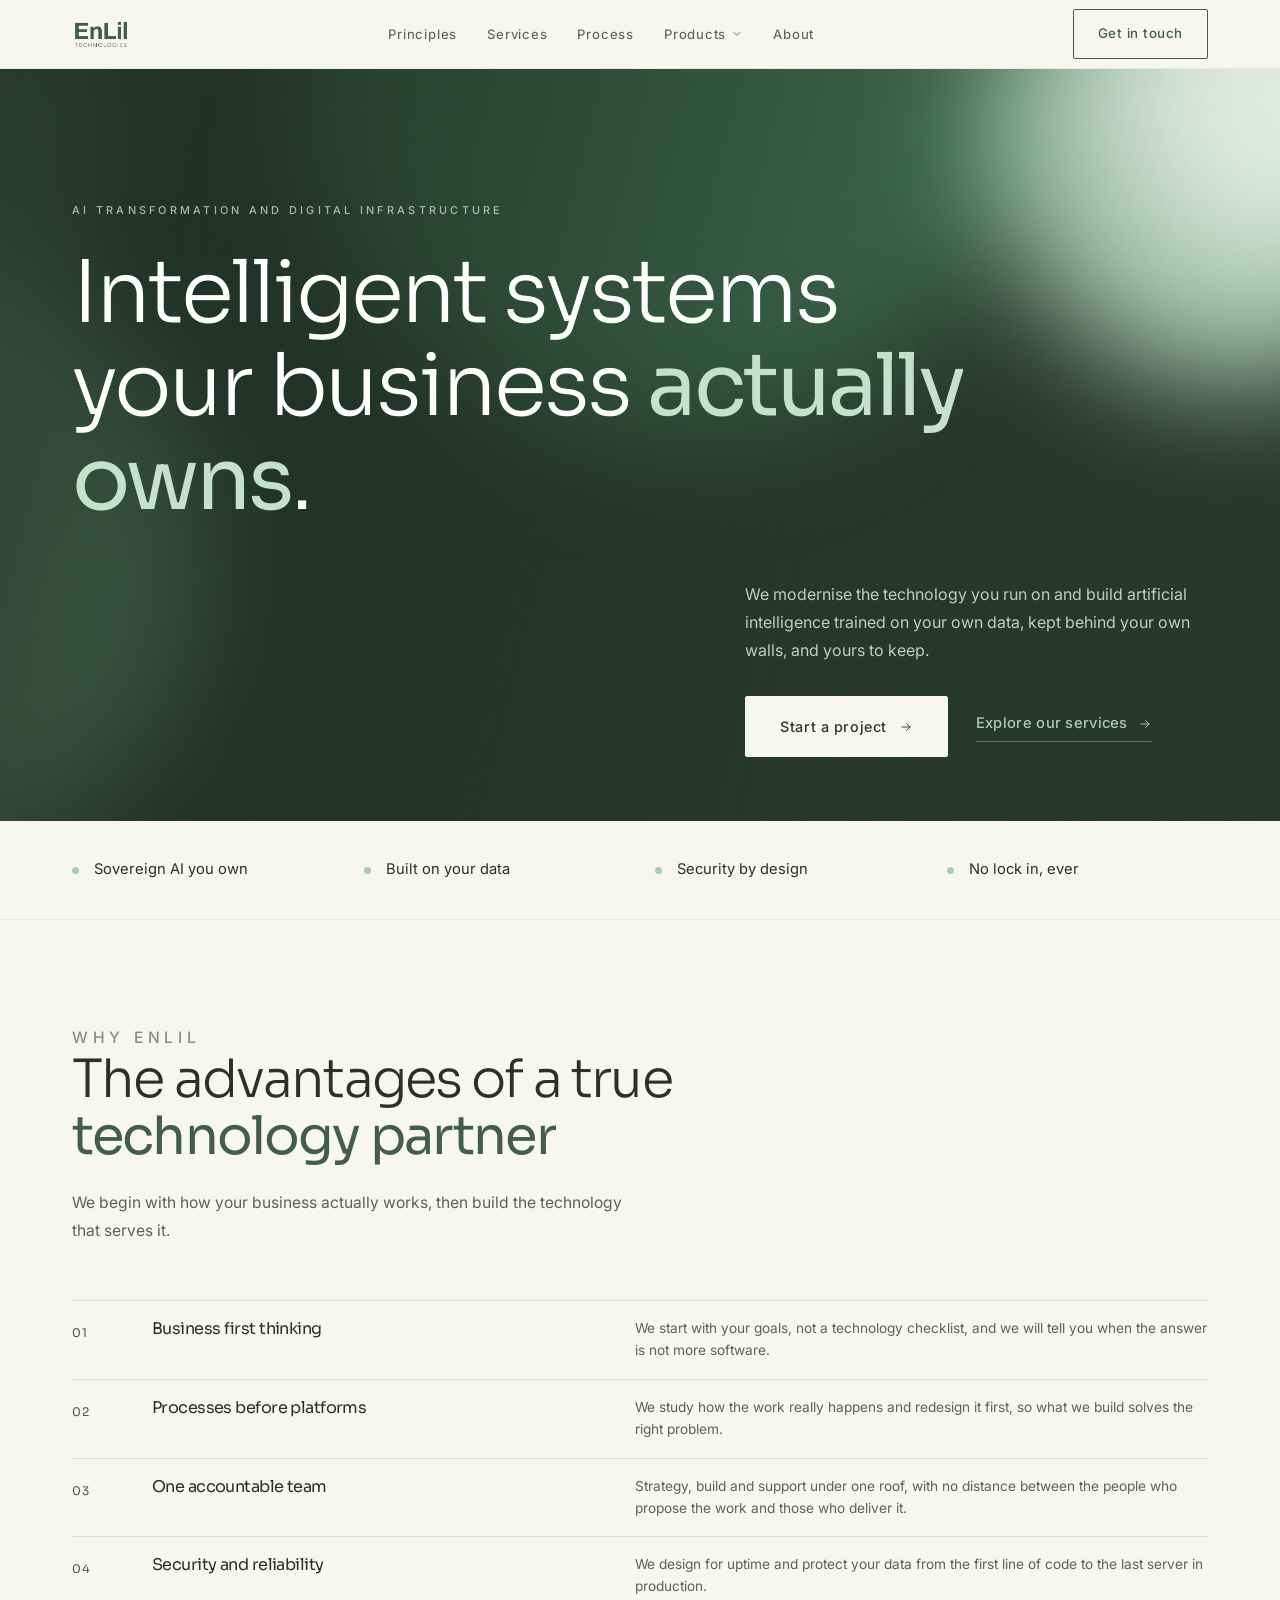
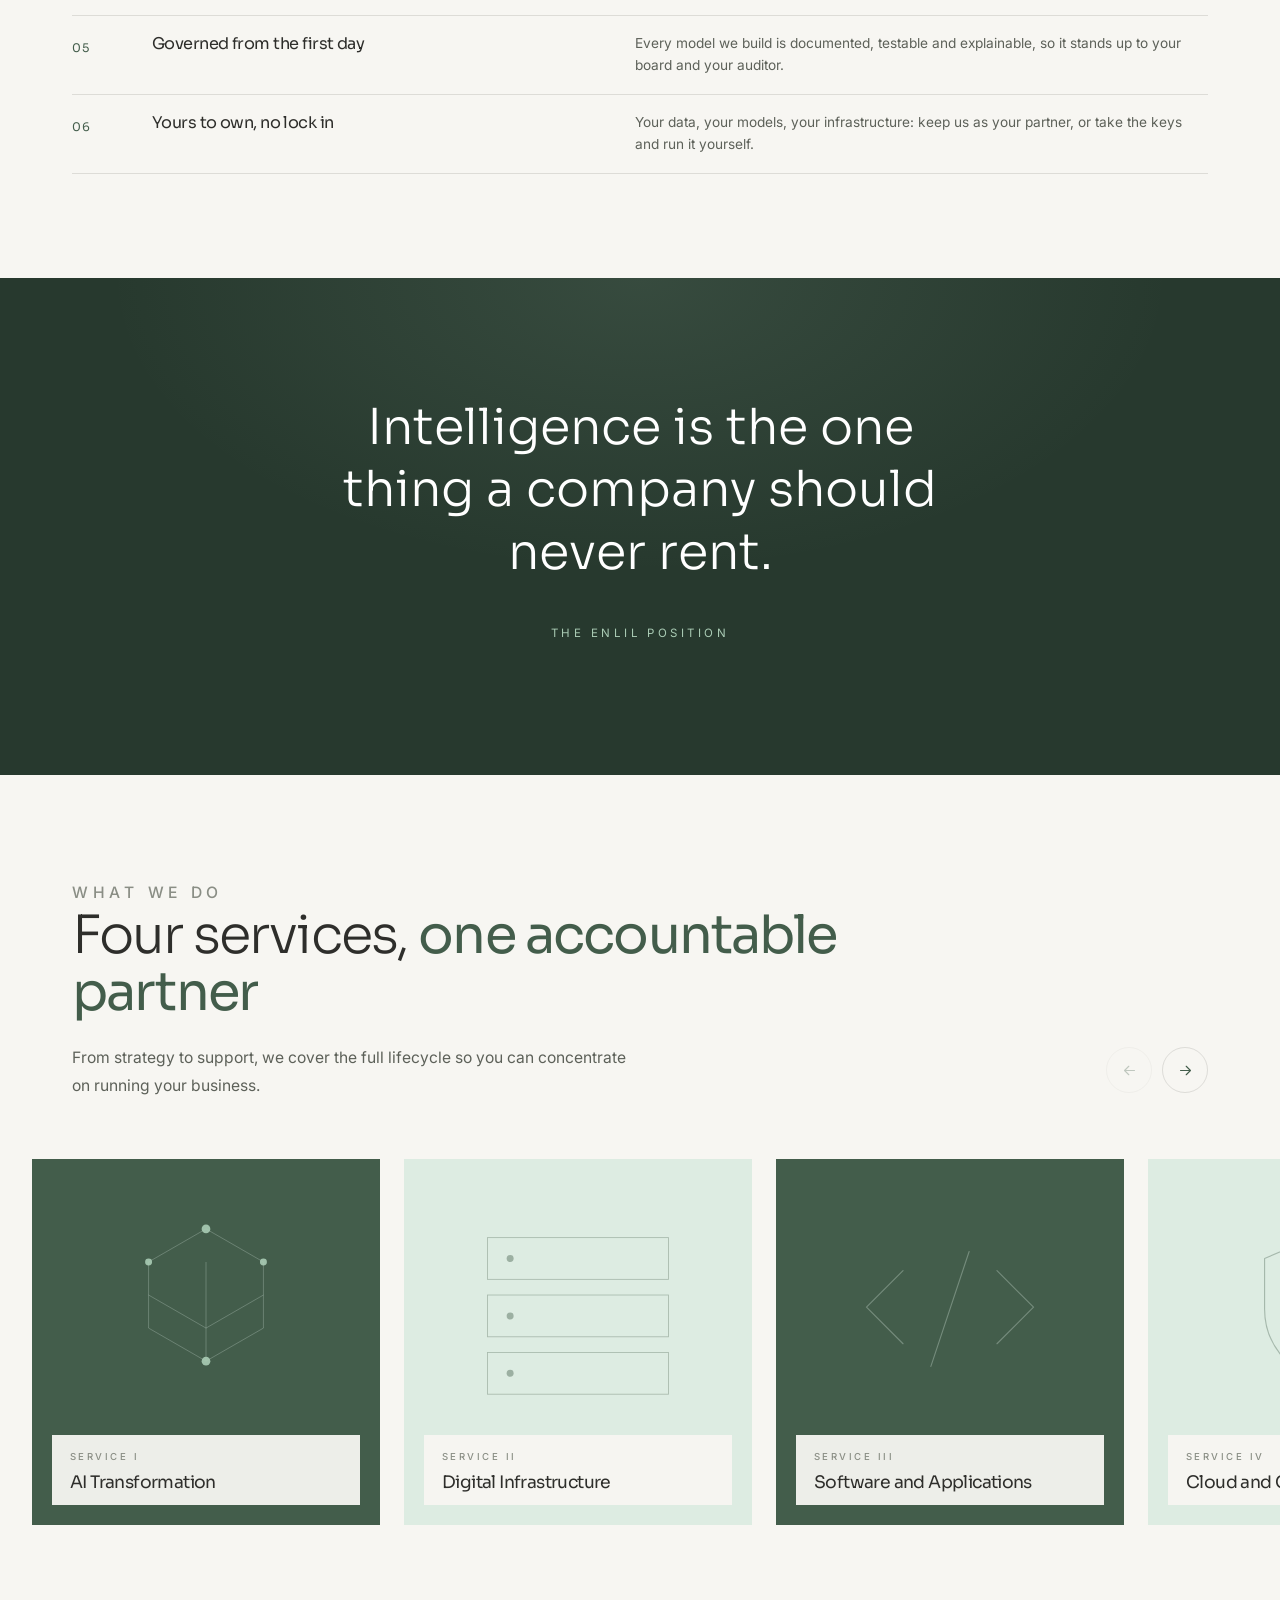
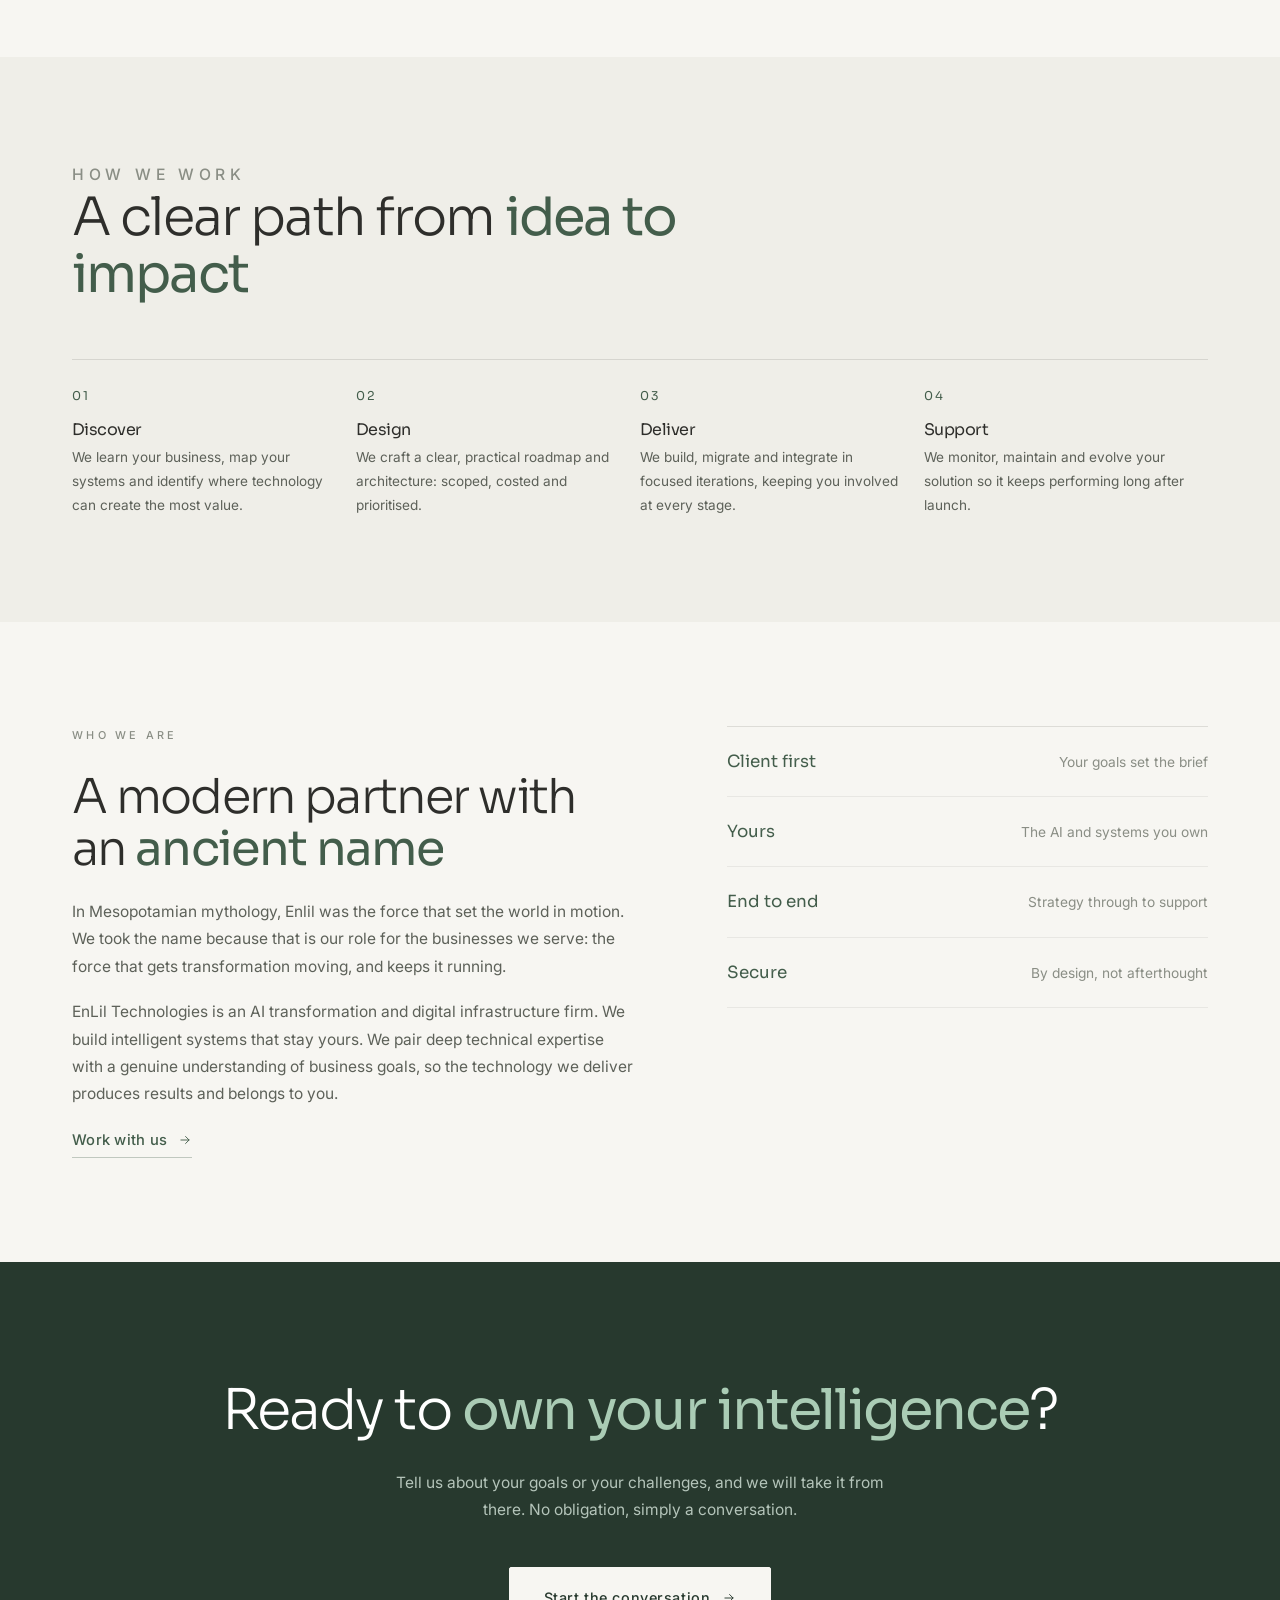
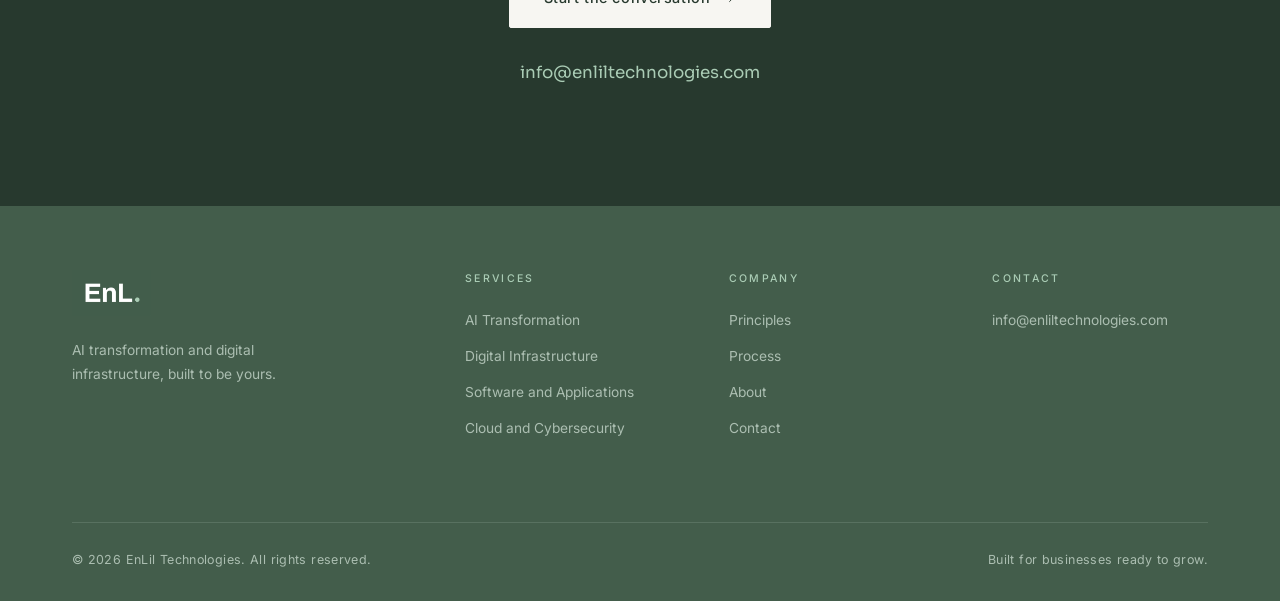
<file: index.html>
<!DOCTYPE html>
<html lang="en">
<head>
  <meta charset="UTF-8" />
  <meta name="viewport" content="width=device-width, initial-scale=1.0" />
  <title>EnLil Technologies Â· AI Transformation and Digital Infrastructure</title>
  <meta name="description" content="EnLil Technologies builds artificial intelligence that belongs to the business using it, trained on your own data and kept behind your own walls, together with the infrastructure and security beneath it." />
  <link rel="preconnect" href="https://fonts.googleapis.com" />
  <link rel="preconnect" href="https://fonts.gstatic.com" crossorigin />
  <link href="https://fonts.googleapis.com/css2?family=Sora:wght@200;300;400;500;600&family=Inter:wght@400;450;500&display=swap" rel="stylesheet" />
  <link rel="stylesheet" href="styles-v2.css?v=20261121c" />
  <link rel="icon" type="image/png" href="assets/favicon.png" />
</head>
<body>
<div class="progress" id="progress"></div>

<!-- ================= HEADER ================= -->
<header class="site-header" id="top">
  <div class="container nav-inner">
    <a href="#top" aria-label="EnLil Technologies home">
      <img class="brand-logo" src="assets/enlil-logo-primary.png" alt="EnLil Technologies" />
    </a>
    <nav class="main-nav" id="main-nav" aria-label="Primary">
      <a href="#principles">Principles</a>
      <a href="#services">Services</a>
      <a href="#process">Process</a>
      <div class="nav-drop" id="nav-drop">
        <button class="nav-drop-btn" type="button" aria-expanded="false" aria-controls="products-menu">
          Products
          <svg class="chev" viewBox="0 0 24 24" fill="none" stroke="currentColor" stroke-width="1.8" stroke-linecap="round" stroke-linejoin="round" aria-hidden="true"><path d="M6 9l6 6 6-6"/></svg>
        </button>
        <div class="drop-panel" id="products-menu">
          <div class="container">
            <div class="drop-head">
              <p class="eyebrow">Products and sectors</p>
              <span class="drop-note">Sovereign AI, shaped for the way each industry works</span>
            </div>
            <div class="drop-grid">
            <a href="#contact"><span class="dn">01</span><span class="dt">Banking and Finance<svg class="go" viewBox="0 0 24 24" fill="none" stroke="currentColor" stroke-width="1.6" stroke-linecap="round" stroke-linejoin="round" aria-hidden="true"><path d="M5 12h14M13 6l6 6-6 6"/></svg></span><span class="dd">Private AI for banks and fintechs</span></a>
            <a href="https://nubpro.com" target="_blank" rel="noopener"><span class="dn">02</span><span class="dt">NubPro<svg class="go ext" viewBox="0 0 24 24" fill="none" stroke="currentColor" stroke-width="1.6" stroke-linecap="round" stroke-linejoin="round" aria-hidden="true"><path d="M7 17L17 7M9 7h8v8"/></svg></span><span class="dd">Students: our study app</span></a>
            <a href="#contact"><span class="dn">03</span><span class="dt">Construction and Engineering<svg class="go" viewBox="0 0 24 24" fill="none" stroke="currentColor" stroke-width="1.6" stroke-linecap="round" stroke-linejoin="round" aria-hidden="true"><path d="M5 12h14M13 6l6 6-6 6"/></svg></span><span class="dd">Project documents, knowledge and site reporting</span></a>
            <a href="#contact"><span class="dn">04</span><span class="dt">Retail<svg class="go" viewBox="0 0 24 24" fill="none" stroke="currentColor" stroke-width="1.6" stroke-linecap="round" stroke-linejoin="round" aria-hidden="true"><path d="M5 12h14M13 6l6 6-6 6"/></svg></span><span class="dd">Sales, inventory and customer insight</span></a>
            <a href="#contact"><span class="dn">05</span><span class="dt">Legal<svg class="go" viewBox="0 0 24 24" fill="none" stroke="currentColor" stroke-width="1.6" stroke-linecap="round" stroke-linejoin="round" aria-hidden="true"><path d="M5 12h14M13 6l6 6-6 6"/></svg></span><span class="dd">Grounded legal research and contract review</span></a>
            <a href="#contact"><span class="dn">06</span><span class="dt">Healthcare<svg class="go" viewBox="0 0 24 24" fill="none" stroke="currentColor" stroke-width="1.6" stroke-linecap="round" stroke-linejoin="round" aria-hidden="true"><path d="M5 12h14M13 6l6 6-6 6"/></svg></span><span class="dd">Secure AI for hospitals, clinics and insurers</span></a>
            <a href="#contact"><span class="dn">07</span><span class="dt">Research and Development<svg class="go" viewBox="0 0 24 24" fill="none" stroke="currentColor" stroke-width="1.6" stroke-linecap="round" stroke-linejoin="round" aria-hidden="true"><path d="M5 12h14M13 6l6 6-6 6"/></svg></span><span class="dd">Private AI for labs, universities and research teams</span></a>
            </div>
          </div>
        </div>
      </div>
      <a href="#about">About</a>
    </nav>
    <div class="nav-actions">
      <a href="#contact" class="btn btn-outline">Get in touch</a>
      <button class="nav-toggle" id="nav-toggle" aria-label="Toggle menu" aria-expanded="false">
        <span></span><span></span><span></span>
      </button>
    </div>
  </div>
</header>

<!-- ================= HERO ================= -->
<section class="hero">
  <div class="hero-canvas" aria-hidden="true"><i class="b1"></i><i class="b2"></i><i class="b3"></i><i class="b4"></i><i class="b5"></i></div>
  <div class="container">
    <p class="eyebrow reveal">AI Transformation and Digital Infrastructure</p>
    <h1 class="split">Intelligent systems your business <em>actually owns</em>.</h1>

    <div class="hero-grid reveal">
      <div></div>
      <div>
        <p class="hero-lead">
          We modernise the technology you run on and build artificial intelligence trained on your own
          data, kept behind your own walls, and yours to keep.
        </p>
        <div class="hero-actions">
          <a href="#contact" class="btn">
            Start a project
            <svg viewBox="0 0 24 24" fill="none" stroke="currentColor" stroke-width="1.6" stroke-linecap="round" stroke-linejoin="round"><path d="M5 12h14M13 6l6 6-6 6"/></svg>
          </a>
          <a href="#services" class="link">
            Explore our services
            <svg viewBox="0 0 24 24" fill="none" stroke="currentColor" stroke-width="1.6" stroke-linecap="round" stroke-linejoin="round"><path d="M5 12h14M13 6l6 6-6 6"/></svg>
          </a>
        </div>
      </div>
    </div>

  </div>
</section>

<section class="marks">
  <div class="container">
    <div class="marks-row reveal">
      <span>Sovereign AI you own</span>
      <span>Built on your data</span>
      <span>Security by design</span>
      <span>No lock in, ever</span>
    </div>
  </div>
</section>

<!-- ================= PRINCIPLES ================= -->
<section class="section" id="principles">
  <div class="container">
    <div class="section-head reveal">
      <p class="eyebrow">Why EnLil</p>
      <h2 class="split">The advantages of a true <em>technology partner</em></h2>
      <p>We begin with how your business actually works, then build the technology that serves it.</p>
    </div>

    <div class="ed-item reveal">
      <span class="ed-num">01</span>
      <h3>Business first thinking</h3>
      <p>We start with your goals, not a technology checklist, and we will tell you when the answer is not more software.</p>
    </div>
    <div class="ed-item reveal">
      <span class="ed-num">02</span>
      <h3>Processes before platforms</h3>
      <p>We study how the work really happens and redesign it first, so what we build solves the right problem.</p>
    </div>
    <div class="ed-item reveal">
      <span class="ed-num">03</span>
      <h3>One accountable team</h3>
      <p>Strategy, build and support under one roof, with no distance between the people who propose the work and those who deliver it.</p>
    </div>
    <div class="ed-item reveal">
      <span class="ed-num">04</span>
      <h3>Security and reliability</h3>
      <p>We design for uptime and protect your data from the first line of code to the last server in production.</p>
    </div>
    <div class="ed-item reveal">
      <span class="ed-num">05</span>
      <h3>Governed from the first day</h3>
      <p>Every model we build is documented, testable and explainable, so it stands up to your board and your auditor.</p>
    </div>
    <div class="ed-item reveal">
      <span class="ed-num">06</span>
      <h3>Yours to own, no lock in</h3>
      <p>Your data, your models, your infrastructure: keep us as your partner, or take the keys and run it yourself.</p>
    </div>
  </div>
</section>

<!-- ================= BAND ================= -->
<section class="band">
  <div class="container">
    <blockquote class="reveal split">Intelligence is the one thing a company should never rent.</blockquote>
    <p class="attrib reveal">The EnLil position</p>
  </div>
</section>

<!-- ================= SERVICES ================= -->
<section class="section" id="services">
  <div class="container">
    <div class="section-head svc-head reveal">
      <div>
        <p class="eyebrow">What we do</p>
        <h2 class="split">Four services, <em>one accountable partner</em></h2>
        <p>From strategy to support, we cover the full lifecycle so you can concentrate on running your business.</p>
      </div>
      <div class="rail-nav">
        <button class="rail-btn" id="railPrev" aria-label="Previous service">
          <svg viewBox="0 0 24 24" fill="none" stroke="currentColor" stroke-width="1.6" stroke-linecap="round" stroke-linejoin="round"><path d="M19 12H5M11 6l-6 6 6 6"/></svg>
        </button>
        <button class="rail-btn" id="railNext" aria-label="Next service">
          <svg viewBox="0 0 24 24" fill="none" stroke="currentColor" stroke-width="1.6" stroke-linecap="round" stroke-linejoin="round"><path d="M5 12h14M13 6l6 6-6 6"/></svg>
        </button>
      </div>
    </div>
  </div>

  <div class="svc-rail-wrap">
    <div class="svc-rail" id="svcRail">
      <article class="svc">
        <div class="svc-art"><svg viewBox="0 0 400 560" preserveAspectRatio="xMidYMid slice" aria-hidden="true">
            <g fill="none" stroke="rgba(221,236,226,0.3)" stroke-width="1">
              <path d="M200 150l66 38v76l-66 38-66-38v-76z"/><path d="M200 188v114M134 226l66 38 66-38"/>
            </g>
            <g fill="rgba(170,204,181,0.9)"><circle cx="200" cy="150" r="5"/><circle cx="266" cy="188" r="4"/>
            <circle cx="134" cy="188" r="4"/><circle cx="200" cy="302" r="5"/></g>
          </svg></div>
        <div class="svc-panel">
          <span class="svc-label">Service I</span>
          <h3>AI Transformation</h3>
          <div class="svc-more">
            <div>
              <p>A model trained on your own data, running under your control, that you own rather than rent.</p>
              <ul class="ticks">
            <li><svg viewBox="0 0 24 24" fill="none" stroke="currentColor" stroke-width="2.2" stroke-linecap="round" stroke-linejoin="round"><path d="M20 6L9 17l-5-5"/></svg> Sovereign AI trained on your own data</li>
            <li><svg viewBox="0 0 24 24" fill="none" stroke="currentColor" stroke-width="2.2" stroke-linecap="round" stroke-linejoin="round"><path d="M20 6L9 17l-5-5"/></svg> Intelligent automation and decision support</li>
            <li><svg viewBox="0 0 24 24" fill="none" stroke="currentColor" stroke-width="2.2" stroke-linecap="round" stroke-linejoin="round"><path d="M20 6L9 17l-5-5"/></svg> AI strategy and readiness assessment</li>
            <li><svg viewBox="0 0 24 24" fill="none" stroke="currentColor" stroke-width="2.2" stroke-linecap="round" stroke-linejoin="round"><path d="M20 6L9 17l-5-5"/></svg> Models and agents you own and control</li>
              </ul>
            </div>
          </div>
        </div>
      </article>

      <article class="svc">
        <div class="svc-art pale"><svg viewBox="0 0 400 560" preserveAspectRatio="xMidYMid slice" aria-hidden="true">
            <g fill="none" stroke="rgba(67,93,75,0.34)" stroke-width="1">
              <rect x="96" y="160" width="208" height="48"/><rect x="96" y="226" width="208" height="48"/>
              <rect x="96" y="292" width="208" height="48"/>
            </g>
            <g fill="rgba(67,93,75,0.42)"><circle cx="122" cy="184" r="4"/><circle cx="122" cy="250" r="4"/>
            <circle cx="122" cy="316" r="4"/></g>
          </svg></div>
        <div class="svc-panel">
          <span class="svc-label">Service II</span>
          <h3>Digital Infrastructure</h3>
          <div class="svc-more">
            <div>
              <p>The secure backbone your business runs on, built to connect, scale and stay yours.</p>
              <ul class="ticks">
            <li><svg viewBox="0 0 24 24" fill="none" stroke="currentColor" stroke-width="2.2" stroke-linecap="round" stroke-linejoin="round"><path d="M20 6L9 17l-5-5"/></svg> Cloud and network architecture</li>
            <li><svg viewBox="0 0 24 24" fill="none" stroke="currentColor" stroke-width="2.2" stroke-linecap="round" stroke-linejoin="round"><path d="M20 6L9 17l-5-5"/></svg> Data platforms and integration</li>
            <li><svg viewBox="0 0 24 24" fill="none" stroke="currentColor" stroke-width="2.2" stroke-linecap="round" stroke-linejoin="round"><path d="M20 6L9 17l-5-5"/></svg> Systems and workflow automation</li>
            <li><svg viewBox="0 0 24 24" fill="none" stroke="currentColor" stroke-width="2.2" stroke-linecap="round" stroke-linejoin="round"><path d="M20 6L9 17l-5-5"/></svg> Reliable, scalable foundations you own</li>
              </ul>
            </div>
          </div>
        </div>
      </article>

      <article class="svc">
        <div class="svc-art"><svg viewBox="0 0 400 560" preserveAspectRatio="xMidYMid slice" aria-hidden="true">
            <g fill="none" stroke="rgba(221,236,226,0.32)" stroke-width="1.3" stroke-linecap="round" stroke-linejoin="round">
              <path d="M146 198l-42 42 42 42M254 198l42 42-42 42M222 176l-44 132"/>
            </g>
          </svg></div>
        <div class="svc-panel">
          <span class="svc-label">Service III</span>
          <h3>Software and Applications</h3>
          <div class="svc-more">
            <div>
              <p>Web and mobile applications built for your exact workflow and the tools you already use.</p>
              <ul class="ticks">
            <li><svg viewBox="0 0 24 24" fill="none" stroke="currentColor" stroke-width="2.2" stroke-linecap="round" stroke-linejoin="round"><path d="M20 6L9 17l-5-5"/></svg> Web and mobile application development</li>
            <li><svg viewBox="0 0 24 24" fill="none" stroke="currentColor" stroke-width="2.2" stroke-linecap="round" stroke-linejoin="round"><path d="M20 6L9 17l-5-5"/></svg> API design and system integration</li>
            <li><svg viewBox="0 0 24 24" fill="none" stroke="currentColor" stroke-width="2.2" stroke-linecap="round" stroke-linejoin="round"><path d="M20 6L9 17l-5-5"/></svg> User experience design and prototyping</li>
            <li><svg viewBox="0 0 24 24" fill="none" stroke="currentColor" stroke-width="2.2" stroke-linecap="round" stroke-linejoin="round"><path d="M20 6L9 17l-5-5"/></svg> Ongoing product engineering</li>
              </ul>
            </div>
          </div>
        </div>
      </article>

      <article class="svc">
        <div class="svc-art pale"><svg viewBox="0 0 400 560" preserveAspectRatio="xMidYMid slice" aria-hidden="true">
            <g fill="none" stroke="rgba(67,93,75,0.36)" stroke-width="1.3" stroke-linecap="round" stroke-linejoin="round">
              <path d="M200 156l66 28v58c0 42-28 70-66 86-38-16-66-44-66-86v-58z"/><path d="M176 254l18 18 32-36"/>
            </g>
          </svg></div>
        <div class="svc-panel">
          <span class="svc-label">Service IV</span>
          <h3>Cloud and Cybersecurity</h3>
          <div class="svc-more">
            <div>
              <p>Resilient cloud with security built in from day one, protecting your data and your customers.</p>
              <ul class="ticks">
            <li><svg viewBox="0 0 24 24" fill="none" stroke="currentColor" stroke-width="2.2" stroke-linecap="round" stroke-linejoin="round"><path d="M20 6L9 17l-5-5"/></svg> Cloud security and architecture</li>
            <li><svg viewBox="0 0 24 24" fill="none" stroke="currentColor" stroke-width="2.2" stroke-linecap="round" stroke-linejoin="round"><path d="M20 6L9 17l-5-5"/></svg> Security audits and assessments</li>
            <li><svg viewBox="0 0 24 24" fill="none" stroke="currentColor" stroke-width="2.2" stroke-linecap="round" stroke-linejoin="round"><path d="M20 6L9 17l-5-5"/></svg> Identity and access management</li>
            <li><svg viewBox="0 0 24 24" fill="none" stroke="currentColor" stroke-width="2.2" stroke-linecap="round" stroke-linejoin="round"><path d="M20 6L9 17l-5-5"/></svg> Compliance, risk and threat response</li>
              </ul>
            </div>
          </div>
        </div>
      </article>
    </div>
  </div>
</section>

<!-- ================= PROCESS ================= -->
<section class="section section-bone" id="process">
  <div class="container">
    <div class="section-head reveal">
      <p class="eyebrow">How we work</p>
      <h2 class="split">A clear path from <em>idea to impact</em></h2>
    </div>
    <div class="steps">
      <div class="step reveal"><span class="n">01</span><h3>Discover</h3><p>We learn your business, map your systems and identify where technology can create the most value.</p></div>
      <div class="step reveal"><span class="n">02</span><h3>Design</h3><p>We craft a clear, practical roadmap and architecture: scoped, costed and prioritised.</p></div>
      <div class="step reveal"><span class="n">03</span><h3>Deliver</h3><p>We build, migrate and integrate in focused iterations, keeping you involved at every stage.</p></div>
      <div class="step reveal"><span class="n">04</span><h3>Support</h3><p>We monitor, maintain and evolve your solution so it keeps performing long after launch.</p></div>
    </div>
  </div>
</section>

<!-- ================= ABOUT ================= -->
<section class="section" id="about">
  <div class="container about">
    <div class="reveal">
      <p class="eyebrow">Who we are</p>
      <h2 class="split">A modern partner with an <em>ancient name</em></h2>
      <p>In Mesopotamian mythology, Enlil was the force that set the world in motion. We took the name because that is our role for the businesses we serve: the force that gets transformation moving, and keeps it running.</p>
      <p>EnLil Technologies is an AI transformation and digital infrastructure firm. We build intelligent systems that stay yours. We pair deep technical expertise with a genuine understanding of business goals, so the technology we deliver produces results and belongs to you.</p>
      <a href="#contact" class="link">
        Work with us
        <svg viewBox="0 0 24 24" fill="none" stroke="currentColor" stroke-width="1.6" stroke-linecap="round" stroke-linejoin="round"><path d="M5 12h14M13 6l6 6-6 6"/></svg>
      </a>
    </div>
    <div class="facts reveal">
      <div class="fact"><span class="fact-k">Client first</span><span class="fact-v">Your goals set the brief</span></div>
      <div class="fact"><span class="fact-k">Yours</span><span class="fact-v">The AI and systems you own</span></div>
      <div class="fact"><span class="fact-k">End to end</span><span class="fact-v">Strategy through to support</span></div>
      <div class="fact"><span class="fact-k">Secure</span><span class="fact-v">By design, not afterthought</span></div>
    </div>
  </div>
</section>

<!-- ================= CLOSING ================= -->
<section class="closing" id="contact">
  <div class="container">
    <h2 class="split">Ready to <em>own your intelligence</em>?</h2>
    <p>Tell us about your goals or your challenges, and we will take it from there. No obligation, simply a conversation.</p>
    <a href="#contact" class="btn btn-pale">
      Start the conversation
      <svg viewBox="0 0 24 24" fill="none" stroke="currentColor" stroke-width="1.6" stroke-linecap="round" stroke-linejoin="round"><path d="M5 12h14M13 6l6 6-6 6"/></svg>
    </a>
    <span class="mail">info@enliltechnologies.com</span>
  </div>
</section>

<!-- ================= FOOTER ================= -->
<footer class="site-footer">
  <div class="container">
    <div class="footer-grid">
      <div class="footer-brand">
        <img class="footer-logo" src="assets/enlil-stamp-dark.png" alt="EnLil Technologies" />
        <p>AI transformation and digital infrastructure, built to be yours.</p>
      </div>
      <div class="footer-col">
        <h4>Services</h4>
        <a href="#services">AI Transformation</a>
        <a href="#services">Digital Infrastructure</a>
        <a href="#services">Software and Applications</a>
        <a href="#services">Cloud and Cybersecurity</a>
      </div>
      <div class="footer-col">
        <h4>Company</h4>
        <a href="#principles">Principles</a>
        <a href="#process">Process</a>
        <a href="#about">About</a>
        <a href="#contact">Contact</a>
      </div>
      <div class="footer-col">
        <h4>Contact</h4>
        <a href="#contact">info@enliltechnologies.com</a>
      </div>
    </div>
    <div class="footer-bottom">
      <span>&copy; <span id="year"></span> EnLil Technologies. All rights reserved.</span>
      <span>Built for businesses ready to grow.</span>
    </div>
  </div>
</footer>

<script>
(function () {
  var reduce = window.matchMedia('(prefers-reduced-motion: reduce)').matches;
  var fine = window.matchMedia('(hover: hover) and (pointer: fine)').matches;

  document.getElementById('year').textContent = new Date().getFullYear();

  var t = document.getElementById('nav-toggle'), n = document.getElementById('main-nav');
  t.addEventListener('click', function () {
    var o = n.classList.toggle('open');
    t.setAttribute('aria-expanded', o ? 'true' : 'false');
  });
  var dw = document.getElementById('nav-drop'), db = dw.querySelector('.nav-drop-btn');
  function setDrop(o) { dw.classList.toggle('open', o); db.setAttribute('aria-expanded', o ? 'true' : 'false'); }
  db.addEventListener('click', function (e) { e.stopPropagation(); setDrop(!dw.classList.contains('open')); });
  document.addEventListener('click', function (e) { if (!dw.contains(e.target)) setDrop(false); });
  document.addEventListener('keydown', function (e) { if (e.key === 'Escape') { setDrop(false); db.blur(); } });
  n.addEventListener('click', function (e) { var a = e.target.closest('a'); if (a) { n.classList.remove('open'); t.setAttribute('aria-expanded', 'false'); setDrop(false); } });

  /* split headings into masked words */
  function splitWords(el) {
    var frag = document.createDocumentFragment();
    (function walk(src, dst) {
      Array.prototype.slice.call(src.childNodes).forEach(function (ch) {
        if (ch.nodeType === 3) {
          ch.textContent.split(/(\s+)/).forEach(function (tok) {
            if (!tok) return;
            if (/^\s+$/.test(tok)) { dst.appendChild(document.createTextNode(' ')); return; }
            var outer = document.createElement('span'); outer.className = 'w';
            var inner = document.createElement('span'); inner.textContent = tok;
            outer.appendChild(inner); dst.appendChild(outer);
          });
        } else if (ch.nodeType === 1) {
          var clone = ch.cloneNode(false); dst.appendChild(clone); walk(ch, clone);
        }
      });
    })(el, frag);
    el.innerHTML = ''; el.appendChild(frag);
    Array.prototype.slice.call(el.querySelectorAll('.w > span')).forEach(function (sp, i) {
      sp.style.transitionDelay = (i * 55) + 'ms';
    });
  }
  if (!reduce) {
    Array.prototype.slice.call(document.querySelectorAll('.split')).forEach(splitWords);
  }

  /* reveal on scroll */
  var io = new IntersectionObserver(function (entries) {
    entries.forEach(function (e) {
      if (e.isIntersecting) { e.target.classList.add('in'); io.unobserve(e.target); }
    });
  }, { threshold: 0.1, rootMargin: '0px 0px -60px 0px' });

  Array.prototype.slice.call(document.querySelectorAll('.reveal, .split')).forEach(function (el, i) {
    if (el.classList.contains('reveal')) el.style.transitionDelay = Math.min(i % 4, 3) * 90 + 'ms';
    io.observe(el);
  });

  /* scroll progress, header state, parallax */
  var prog = document.getElementById('progress');
  var header = document.querySelector('.site-header');
  var arts = []; /* parallax retired: the hero canvas animates itself and the service cards zoom on hover */

  function parallax() {
    if (reduce) return;
    arts.forEach(function (svg) {
      var r = svg.parentNode.getBoundingClientRect();
      if (r.bottom < -100 || r.top > window.innerHeight + 100) return;
      var p = (r.top + r.height / 2 - window.innerHeight / 2) / window.innerHeight;
      svg.style.transform = 'translate3d(0,' + (p * -24).toFixed(2) + 'px,0)';
    });
  }
  var ticking = false;
  function onScroll() {
    if (ticking) return;
    ticking = true;
    requestAnimationFrame(function () {
      var h = document.documentElement.scrollHeight - window.innerHeight;
      if (prog) prog.style.width = (h > 0 ? (window.scrollY / h) * 100 : 0) + '%';
      if (header) header.classList.toggle('small', window.scrollY > 60);
      parallax();
      ticking = false;
    });
  }
  window.addEventListener('scroll', onScroll, { passive: true });
  window.addEventListener('resize', onScroll);
  onScroll();

  /* magnetic buttons */
  if (fine && !reduce) {
    Array.prototype.slice.call(document.querySelectorAll('.btn')).forEach(function (b) {
      b.addEventListener('mousemove', function (e) {
        var r = b.getBoundingClientRect();
        b.style.transform = 'translate(' + ((e.clientX - r.left - r.width / 2) * 0.16).toFixed(1) + 'px,' +
                            ((e.clientY - r.top - r.height / 2) * 0.26).toFixed(1) + 'px)';
      });
      b.addEventListener('mouseleave', function () { b.style.transform = ''; });
    });
  }

  /* services rail */
  var rail = document.getElementById('svcRail');
  if (rail) {
    var step = function () {
      var card = rail.querySelector('.svc');
      return card ? card.getBoundingClientRect().width + 24 : 420;
    };
    var prev = document.getElementById('railPrev'), next = document.getElementById('railNext');
    prev.addEventListener('click', function () { rail.scrollBy({ left: -step(), behavior: 'smooth' }); });
    next.addEventListener('click', function () { rail.scrollBy({ left: step(), behavior: 'smooth' }); });
    var sync = function () {
      prev.disabled = rail.scrollLeft < 8;
      next.disabled = rail.scrollLeft > rail.scrollWidth - rail.clientWidth - 8;
    };
    rail.addEventListener('scroll', sync, { passive: true });
    window.addEventListener('resize', sync);
    sync();
  }
})();
</script>
</body>
</html>
</file>
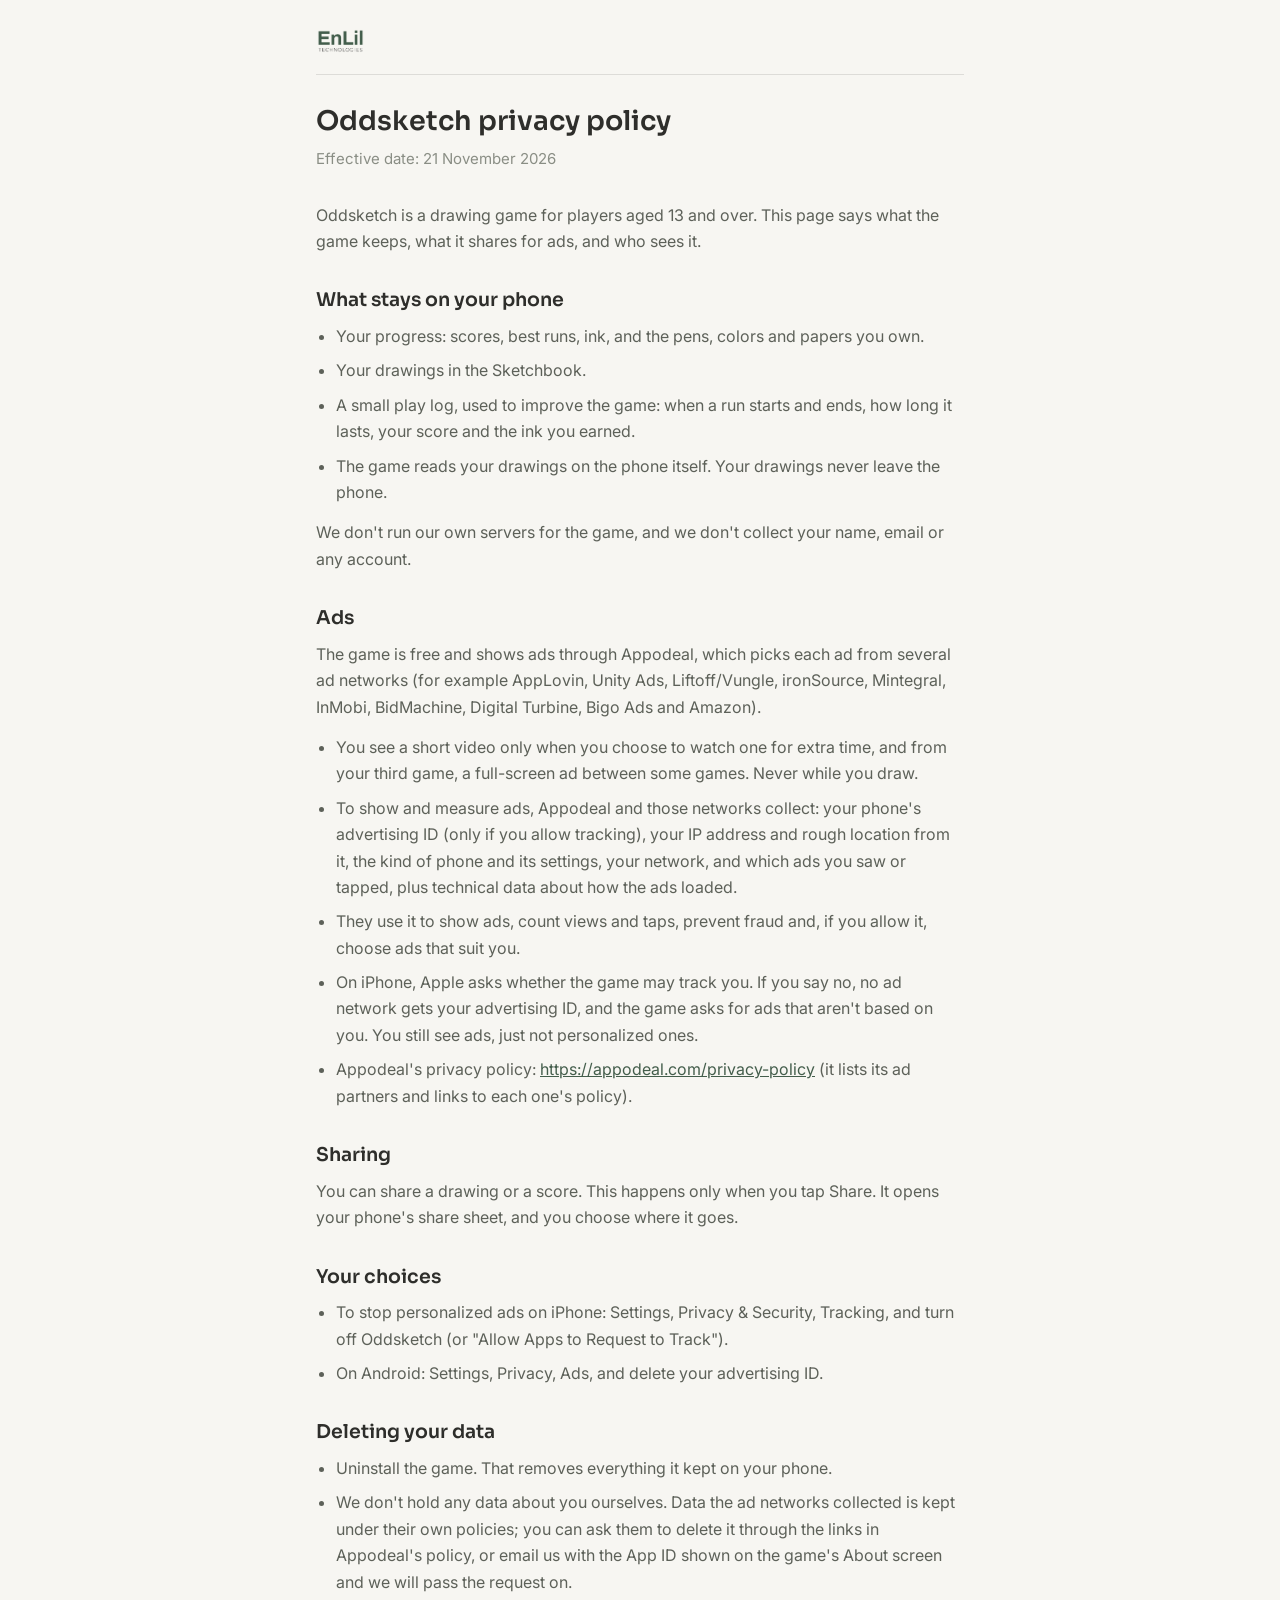
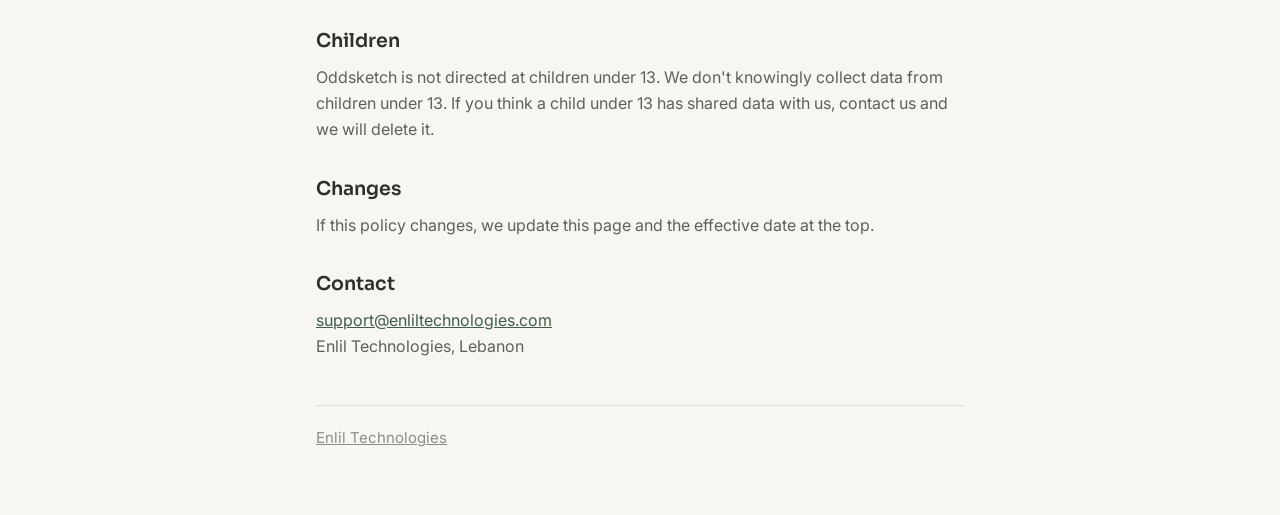
<file: oddsketch/privacy.html>
<!doctype html>
<html lang="en">
<head>
<meta charset="utf-8">
<meta name="viewport" content="width=device-width, initial-scale=1">
<meta name="robots" content="noindex, nofollow">
<title>Oddsketch privacy policy</title>
<link rel="icon" href="/assets/favicon.png">
<link rel="stylesheet" href="https://fonts.googleapis.com/css2?family=Sora:wght@400;600&family=Inter:wght@400;500&display=swap">
<style>
:root{
  --forest:#435d4b; --ink:#2e2e2b; --body:#5d6159; --muted:#8a8e85;
  --bone:#f7f6f2; --line:rgba(46,46,43,.13);
  color-scheme: light;
}
*{box-sizing:border-box}
html{-webkit-text-size-adjust:100%}
body{
  margin:0; background:var(--bone); color:var(--body);
  font:16px/1.65 Inter,-apple-system,"Segoe UI",Roboto,sans-serif;
}
.wrap{max-width:680px;margin:0 auto;padding:28px 16px 64px}
header{padding-bottom:20px;border-bottom:1px solid var(--line);margin-bottom:30px}
header img{height:26px;width:auto;display:block;max-width:100%}
h1{font-family:Sora,Georgia,serif;font-weight:600;font-size:27px;line-height:1.25;color:var(--ink);margin:0 0 8px;text-wrap:balance}
.eff{color:var(--muted);font-size:15px;margin:0 0 30px}
h2{font-family:Sora,Georgia,serif;font-weight:600;font-size:19px;line-height:1.3;color:var(--ink);margin:34px 0 10px}
p{margin:0 0 14px}
ul{margin:0 0 14px;padding-left:20px}
li{margin-bottom:8px}
a{color:var(--forest);overflow-wrap:anywhere}
a:focus-visible{outline:2px solid var(--forest);outline-offset:2px;border-radius:2px}
footer{margin-top:46px;padding-top:20px;border-top:1px solid var(--line);font-size:15px;color:var(--muted)}
footer a{color:var(--muted)}
</style>
</head>
<body>
<div class="wrap">

<header>
  <img src="/assets/enlil-logo-primary.png" alt="Enlil Technologies">
</header>

<h1>Oddsketch privacy policy</h1>
<p class="eff">Effective date: 21 November 2026</p>

<p>Oddsketch is a drawing game for players aged 13 and over. This page says what the game keeps, what it shares for ads, and who sees it.</p>

<h2>What stays on your phone</h2>
<ul>
  <li>Your progress: scores, best runs, ink, and the pens, colors and papers you own.</li>
  <li>Your drawings in the Sketchbook.</li>
  <li>A small play log, used to improve the game: when a run starts and ends, how long it lasts, your score and the ink you earned.</li>
  <li>The game reads your drawings on the phone itself. Your drawings never leave the phone.</li>
</ul>
<p>We don't run our own servers for the game, and we don't collect your name, email or any account.</p>

<h2>Ads</h2>
<p>The game is free and shows ads through Appodeal, which picks each ad from several ad networks (for example AppLovin, Unity Ads, Liftoff/Vungle, ironSource, Mintegral, InMobi, BidMachine, Digital Turbine, Bigo Ads and Amazon).</p>
<ul>
  <li>You see a short video only when you choose to watch one for extra time, and from your third game, a full-screen ad between some games. Never while you draw.</li>
  <li>To show and measure ads, Appodeal and those networks collect: your phone's advertising ID (only if you allow tracking), your IP address and rough location from it, the kind of phone and its settings, your network, and which ads you saw or tapped, plus technical data about how the ads loaded.</li>
  <li>They use it to show ads, count views and taps, prevent fraud and, if you allow it, choose ads that suit you.</li>
  <li>On iPhone, Apple asks whether the game may track you. If you say no, no ad network gets your advertising ID, and the game asks for ads that aren't based on you. You still see ads, just not personalized ones.</li>
  <li>Appodeal's privacy policy: <a href="https://appodeal.com/privacy-policy">https://appodeal.com/privacy-policy</a> (it lists its ad partners and links to each one's policy).</li>
</ul>

<h2>Sharing</h2>
<p>You can share a drawing or a score. This happens only when you tap Share. It opens your phone's share sheet, and you choose where it goes.</p>

<h2>Your choices</h2>
<ul>
  <li>To stop personalized ads on iPhone: Settings, Privacy &amp; Security, Tracking, and turn off Oddsketch (or "Allow Apps to Request to Track").</li>
  <li>On Android: Settings, Privacy, Ads, and delete your advertising ID.</li>
</ul>

<h2 id="delete">Deleting your data</h2>
<ul>
  <li>Uninstall the game. That removes everything it kept on your phone.</li>
  <li>We don't hold any data about you ourselves. Data the ad networks collected is kept under their own policies; you can ask them to delete it through the links in Appodeal's policy, or email us with the App ID shown on the game's About screen and we will pass the request on.</li>
</ul>

<h2>Children</h2>
<p>Oddsketch is not directed at children under 13. We don't knowingly collect data from children under 13. If you think a child under 13 has shared data with us, contact us and we will delete it.</p>

<h2>Changes</h2>
<p>If this policy changes, we update this page and the effective date at the top.</p>

<h2>Contact</h2>
<p><a href="mailto:support@enliltechnologies.com">support@enliltechnologies.com</a><br>
Enlil Technologies, Lebanon</p>

<footer>
  <a href="/">Enlil Technologies</a>
</footer>

</div>
</body>
</html>
</file>
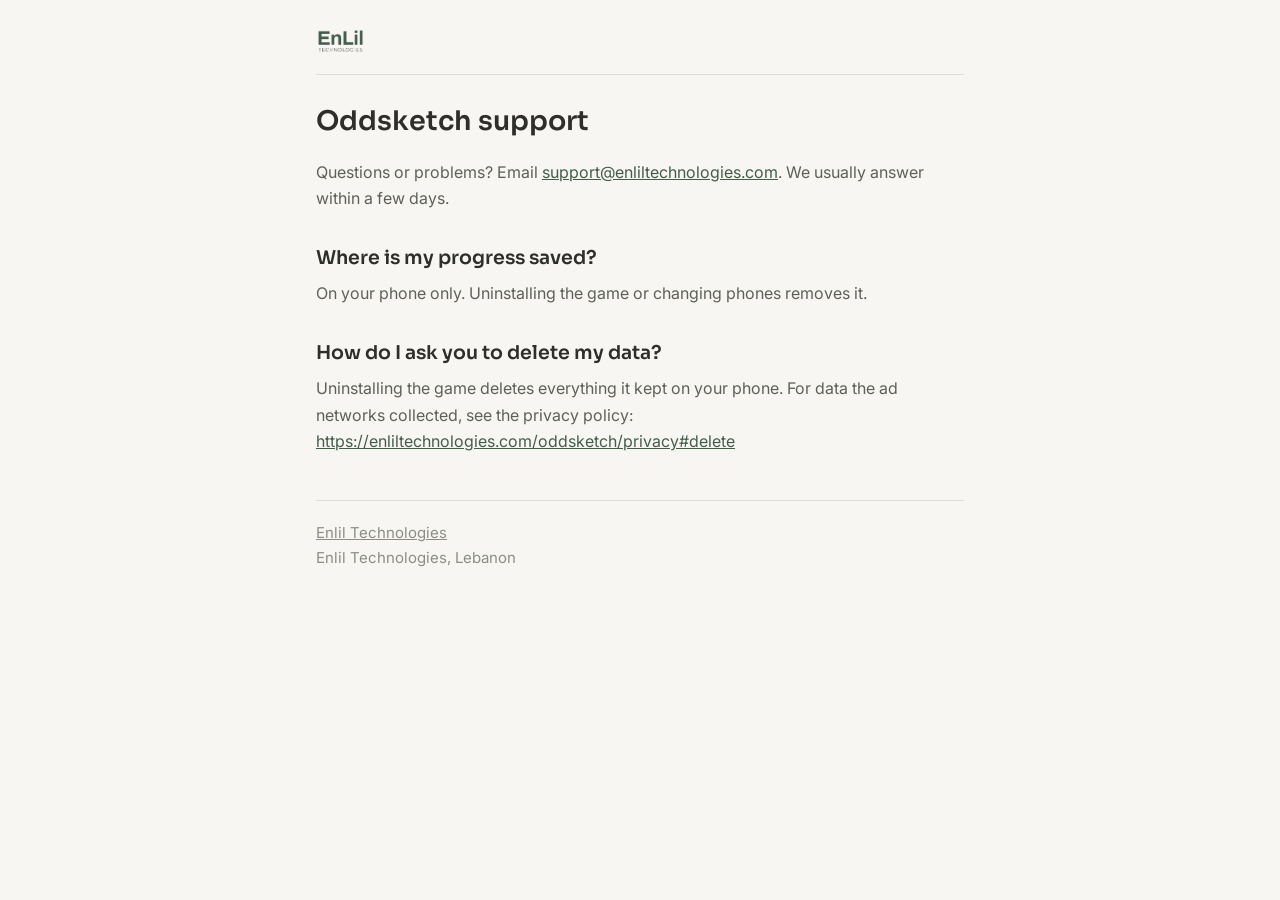
<file: oddsketch/support.html>
<!doctype html>
<html lang="en">
<head>
<meta charset="utf-8">
<meta name="viewport" content="width=device-width, initial-scale=1">
<meta name="robots" content="noindex, nofollow">
<title>Oddsketch support</title>
<link rel="icon" href="/assets/favicon.png">
<link rel="stylesheet" href="https://fonts.googleapis.com/css2?family=Sora:wght@400;600&family=Inter:wght@400;500&display=swap">
<style>
:root{
  --forest:#435d4b; --ink:#2e2e2b; --body:#5d6159; --muted:#8a8e85;
  --bone:#f7f6f2; --line:rgba(46,46,43,.13);
  color-scheme: light;
}
*{box-sizing:border-box}
html{-webkit-text-size-adjust:100%}
body{
  margin:0; background:var(--bone); color:var(--body);
  font:16px/1.65 Inter,-apple-system,"Segoe UI",Roboto,sans-serif;
}
.wrap{max-width:680px;margin:0 auto;padding:28px 16px 64px}
header{padding-bottom:20px;border-bottom:1px solid var(--line);margin-bottom:30px}
header img{height:26px;width:auto;display:block;max-width:100%}
h1{font-family:Sora,Georgia,serif;font-weight:600;font-size:27px;line-height:1.25;color:var(--ink);margin:0 0 20px;text-wrap:balance}
h2{font-family:Sora,Georgia,serif;font-weight:600;font-size:19px;line-height:1.3;color:var(--ink);margin:34px 0 10px}
p{margin:0 0 14px}
a{color:var(--forest);overflow-wrap:anywhere}
a:focus-visible{outline:2px solid var(--forest);outline-offset:2px;border-radius:2px}
footer{margin-top:46px;padding-top:20px;border-top:1px solid var(--line);font-size:15px;color:var(--muted)}
footer a{color:var(--muted)}
</style>
</head>
<body>
<div class="wrap">

<header>
  <img src="/assets/enlil-logo-primary.png" alt="Enlil Technologies">
</header>

<h1>Oddsketch support</h1>

<p>Questions or problems? Email <a href="mailto:support@enliltechnologies.com">support@enliltechnologies.com</a>. We usually answer within a few days.</p>

<h2>Where is my progress saved?</h2>
<p>On your phone only. Uninstalling the game or changing phones removes it.</p>

<h2>How do I ask you to delete my data?</h2>
<p>Uninstalling the game deletes everything it kept on your phone. For data the ad networks collected, see the privacy policy: <a href="https://enliltechnologies.com/oddsketch/privacy#delete">https://enliltechnologies.com/oddsketch/privacy#delete</a></p>

<footer>
  <a href="/">Enlil Technologies</a><br>
  Enlil Technologies, Lebanon
</footer>

</div>
</body>
</html>
</file>
<file: styles-v2.css>
/* ============================================================
   EnLil Technologies â€” styles-v2.css
   Editorial redesign. Charcoal Â· Forest #435d4b Â· Sage #aaccb5 Â· Pale Sage #ddece2
   ============================================================ */

:root {
  --forest: #435d4b;
  --forest-deep: #27392e;
  --forest-mid: #354c3c;
  --sage: #aaccb5;
  --sage-pale: #ddece2;
  --ink: #2e2e2b;
  --body: #5d6159;
  --muted: #8a8e85;
  --line: rgba(46, 46, 43, 0.13);
  --line-soft: rgba(46, 46, 43, 0.07);
  --bone: #f7f6f2;
  --bone-deep: #efeee8;
  --white: #ffffff;
  --maxw: 1200px;
  --ease: cubic-bezier(0.16, 1, 0.3, 1);
  --ease-even: cubic-bezier(0.45, 0, 0.55, 1);
}

* { box-sizing: border-box; }
html { scroll-behavior: smooth; scroll-padding-top: 100px; }

body {
  margin: 0;
  font-family: "Inter", system-ui, -apple-system, sans-serif;
  font-size: 0.97rem;
  line-height: 1.75;
  color: var(--body);
  background: var(--bone);
  -webkit-font-smoothing: antialiased;
  font-feature-settings: "kern" 1, "liga" 1;
}

/* faint paper grain */
body::before {
  content: ""; position: fixed; inset: 0; z-index: 1; pointer-events: none; opacity: 0.4;
  background-image: url("data:image/svg+xml,%3Csvg xmlns='http://www.w3.org/2000/svg' width='160' height='160'%3E%3Cfilter id='n'%3E%3CfeTurbulence type='fractalNoise' baseFrequency='0.85' numOctaves='3'/%3E%3C/filter%3E%3Crect width='160' height='160' filter='url(%23n)' opacity='0.035'/%3E%3C/svg%3E");
}

h1, h2, h3, .display {
  font-family: "Sora", system-ui, sans-serif;
    font-weight: 400;
  color: var(--ink);
  line-height: 1.08;
  letter-spacing: -0.035em;
  margin: 0 0 0.5em;
}
p { margin: 0 0 1.2em; }
a { text-decoration: none; color: inherit; }
img, svg { max-width: 100%; display: block; }

.container { width: 100%; max-width: var(--maxw); margin: 0 auto; padding: 0 32px; position: relative; z-index: 2; }
.narrow { max-width: 760px; }

.eyebrow {
  font-family: "Inter", sans-serif;
  text-transform: uppercase;
  letter-spacing: 0.3em;
  font-size: 0.68rem;
  font-weight: 500;
  color: var(--muted);
  margin: 0 0 26px;
}
.rule { height: 1px; background: var(--line); border: 0; margin: 0; }

/* ---------- Links and buttons ---------- */
.link {
  display: inline-flex; align-items: center; gap: 10px;
  font-size: 0.92rem; letter-spacing: 0.02em; color: var(--forest); font-weight: 500;
  padding-bottom: 4px; border-bottom: 1px solid rgba(67, 93, 75, 0.3);
  transition: border-color 0.4s var(--ease), gap 0.4s var(--ease);
}
.link:hover { border-color: var(--forest); gap: 16px; }
.link svg { width: 14px; height: 14px; }

.btn {
  display: inline-flex; align-items: center; justify-content: center; gap: 12px;
  padding: 17px 34px; font-size: 0.9rem; font-weight: 500; letter-spacing: 0.04em;
  border: 1px solid var(--forest); background: var(--forest); color: var(--white);
  border-radius: 2px; cursor: pointer;
  transition: background 0.4s var(--ease), color 0.4s var(--ease), gap 0.4s var(--ease);
}
.btn:hover { background: var(--forest-deep); border-color: var(--forest-deep); gap: 18px; }
.btn svg { width: 14px; height: 14px; }
.btn-outline { background: transparent; color: var(--forest); }
.btn-outline:hover { background: var(--forest); color: var(--white); }
.btn-pale { background: var(--bone); border-color: var(--bone); color: var(--forest-deep); }
.btn-pale:hover { background: var(--white); border-color: var(--white); color: var(--forest-deep); }

/* ---------- Header ---------- */
.site-header {
  position: sticky; top: 0; z-index: 70;
  background: rgba(247, 246, 242, 0.82);
  backdrop-filter: saturate(140%) blur(14px);
  border-bottom: 1px solid var(--line-soft);
}
.nav-inner { display: flex; align-items: center; justify-content: space-between; gap: 28px; height: 68px; }
.brand-logo { height: 31px; width: auto; }
.main-nav { display: flex; align-items: center; gap: 30px; }
.main-nav a {
  font-size: 0.82rem; letter-spacing: 0.06em; color: var(--body); font-weight: 450;
  position: relative; padding: 3px 0; transition: color 0.35s var(--ease);
}
.main-nav a::after {
  content: ""; position: absolute; left: 0; right: 100%; bottom: 0; height: 1px;
  background: var(--forest); transition: right 0.5s var(--ease);
}
.main-nav a:hover { color: var(--forest); }
.main-nav a:hover::after { right: 0; }
/* Products dropdown: full width editorial band under the header */
.site-header .nav-inner { position: static; }
.nav-drop { position: static; }
.nav-drop-btn {
  position: relative; display: inline-flex; align-items: center; gap: 5px; background: none; border: 0; cursor: pointer;
  font: inherit; font-size: 0.82rem; letter-spacing: 0.06em; color: var(--body); font-weight: 450;
  padding: 3px 0; transition: color 0.35s var(--ease);
}
.nav-drop-btn::before {
  content: ""; position: absolute; left: 0; right: 100%; bottom: 0; height: 1px;
  background: var(--forest); transition: right 0.5s var(--ease);
}
.nav-drop-btn::after { content: ""; position: absolute; left: -14px; right: -14px; top: 100%; height: 36px; }
.nav-drop-btn .chev { width: 12px; height: 12px; transition: transform 0.45s var(--ease); }
.nav-drop.open .nav-drop-btn { color: var(--forest); }
.nav-drop.open .nav-drop-btn::before { right: 0; }
.nav-drop.open .chev { transform: rotate(180deg); }
.drop-panel {
  position: absolute; top: 100%; left: 0; right: 0;
  background: var(--bone); border-top: 1px solid var(--line-soft); border-bottom: 1px solid var(--line);
  box-shadow: 0 40px 60px -40px rgba(39, 57, 46, 0.22);
  opacity: 0; visibility: hidden; clip-path: inset(0 0 100% 0);
  transition: opacity 0.45s var(--ease), clip-path 0.6s var(--ease), visibility 0.6s;
}
.nav-drop.open .drop-panel { opacity: 1; visibility: visible; clip-path: inset(0 0 -80px 0); }
@media (hover: hover) and (min-width: 721px) {
  .nav-drop:hover .nav-drop-btn { color: var(--forest); }
  .nav-drop:hover .nav-drop-btn::before { right: 0; }
  .nav-drop:hover .chev { transform: rotate(180deg); }
  .nav-drop:hover .drop-panel { opacity: 1; visibility: visible; clip-path: inset(0 0 -80px 0); }
}
.drop-panel > .container { padding-top: 30px; padding-bottom: 34px; }
.drop-head { display: flex; align-items: baseline; justify-content: space-between; gap: 24px; margin-bottom: 20px; }
.drop-head .eyebrow { margin: 0; }
.drop-note { font-size: 0.82rem; color: var(--muted); }
.drop-grid { display: grid; grid-template-columns: repeat(7, minmax(0, 1fr)); border-top: 1px solid var(--line); }
.main-nav .drop-grid a {
  position: relative; display: block; padding: 20px 18px 22px; letter-spacing: 0;
  border-left: 1px solid var(--line-soft); color: inherit;
}
.main-nav .drop-grid a:first-child { border-left: 0; padding-left: 0; }
.main-nav .drop-grid a::after {
  content: ""; position: absolute; left: 0; right: 0; top: -1px; bottom: auto; height: 1px;
  background: var(--forest); transform: scaleX(0); transform-origin: left; transition: transform 0.55s var(--ease);
}
.main-nav .drop-grid a:hover::after { transform: scaleX(1); right: 0; }
.drop-grid .dn {
  display: block; font-family: "Sora", system-ui, sans-serif; font-size: 0.72rem; letter-spacing: 0.14em;
  color: var(--forest); margin-bottom: 14px; transition: transform 0.55s var(--ease);
}
.drop-grid .dt {
  display: flex; align-items: center; gap: 8px; font-family: "Sora", system-ui, sans-serif;
  font-size: 0.92rem; font-weight: 400; color: var(--ink); line-height: 1.35;
  transition: transform 0.55s var(--ease), color 0.4s var(--ease);
}
.drop-grid .dd { display: block; margin-top: 8px; font-size: 0.78rem; color: var(--muted); line-height: 1.55; }
.drop-grid .go { width: 13px; height: 13px; flex: none; color: var(--forest); opacity: 0; transform: translateX(-6px); transition: opacity 0.4s var(--ease), transform 0.5s var(--ease); }
.drop-grid .go.ext { opacity: 1; transform: none; }
.drop-grid a:hover .dt { color: var(--forest); transform: translateX(4px); }
.drop-grid a:hover .dn { transform: translateX(4px); }
.drop-grid a:hover .go { opacity: 1; transform: translateX(0); }
@media (max-width: 1080px) and (min-width: 721px) {
  .drop-grid { grid-template-columns: repeat(4, minmax(0, 1fr)); }
  .main-nav .drop-grid a:nth-child(5) { border-left: 0; padding-left: 0; }
  .main-nav .drop-grid a:nth-child(n+5) { border-top: 1px solid var(--line-soft); }
  .drop-note { display: none; }
}

.nav-actions { display: flex; align-items: center; gap: 18px; }
.nav-actions .btn { padding: 12px 24px; font-size: 0.83rem; }
.nav-toggle { display: none; flex-direction: column; gap: 6px; background: none; border: 0; cursor: pointer; padding: 8px; }
.nav-toggle span { width: 26px; height: 1px; background: var(--ink); transition: 0.3s var(--ease); }

/* ---------- Hero ---------- */
.hero { padding: 132px 0 0; }
.hero h1 {
  font-size: clamp(2.9rem, 7vw, 5.4rem);
  font-weight: 300;
  max-width: 15ch;
  margin-bottom: 0;
}
.hero h1 em { font-style: normal; color: var(--forest); font-weight: 400; }
.hero-grid {
  display: grid; grid-template-columns: 1fr 0.78fr; gap: 80px; align-items: end;
  margin-top: 54px; padding-bottom: 64px;
}
.hero-lead { font-size: 1rem; color: var(--body); margin-bottom: 32px; }
.hero-actions { display: flex; flex-wrap: wrap; align-items: center; gap: 28px; }
.hero-marks { display: grid; grid-template-columns: repeat(4, 1fr); border-top: 1px solid var(--line); }
.hero-marks div { padding: 30px 26px 46px 0; border-right: 1px solid var(--line-soft); }
.hero-marks div:last-child { border-right: 0; }
.hero-marks .n { font-family: "Sora", system-ui, sans-serif; font-size: 0.78rem; color: var(--forest); letter-spacing: 0.1em; display: block; margin-bottom: 10px; }
.hero-marks .t { font-size: 0.9rem; color: var(--ink); line-height: 1.5; }

/* ---------- Sections ---------- */
.section { padding: 104px 0; }
.section-bone { background: var(--bone-deep); }
.section-head { max-width: 780px; margin-bottom: 56px; }
.section-head h2 { font-size: clamp(2rem, 4.2vw, 3.3rem); font-weight: 300; margin-bottom: 0.45em; }
.section-head h2 em { font-style: normal; color: var(--forest); font-weight: 400; }
.section-head p { font-size: 0.98rem; margin: 0; max-width: 560px; }

/* ---------- Editorial numbered list ---------- */
.ed-item {
  display: grid; grid-template-columns: 56px 1fr 1.25fr; gap: 24px;
  padding: 17px 0; border-top: 1px solid var(--line);
  transition: background 0.5s var(--ease);
}
.ed-item:last-child { border-bottom: 1px solid var(--line); }
.ed-num { font-family: "Sora", system-ui, sans-serif; font-size: 0.74rem; color: var(--forest); letter-spacing: 0.08em; padding-top: 5px; }
.ed-item h3 { font-size: 1.01rem; font-weight: 400; margin: 0; line-height: 1.35; }
.ed-item p { margin: 0; font-size: 0.855rem; line-height: 1.6; }

/* ---------- Service rows ---------- */
.srow { display: grid; grid-template-columns: 1fr 1fr; gap: 90px; align-items: center; padding: 104px 0; border-top: 1px solid var(--line); }
.srow:first-of-type { border-top: 0; }
.srow.reverse .srow-copy { order: 2; }
.srow.reverse .srow-art { order: 1; }
.srow .idx { font-family: "Sora", system-ui, sans-serif; font-size: 0.82rem; letter-spacing: 0.14em; color: var(--forest); display: block; margin-bottom: 22px; }
.srow h3 { font-size: clamp(1.7rem, 3vw, 2.5rem); font-weight: 300; margin-bottom: 0.5em; }
.srow p { margin-bottom: 30px; }
.ticks { list-style: none; padding: 0; margin: 0; }
.ticks li { padding: 11px 0; border-top: 1px solid var(--line-soft); font-size: 0.89rem; color: var(--ink); }
.ticks li:last-child { border-bottom: 1px solid var(--line-soft); }
.srow-art { aspect-ratio: 5 / 4; position: relative; overflow: hidden; background: var(--forest); }
.srow-art.pale { background: var(--sage-pale); }
.srow-art svg { position: absolute; inset: 0; width: 100%; height: 100%; }

/* ---------- Statement band ---------- */
.band { background: var(--forest-deep); color: var(--sage-pale); padding: 118px 0; text-align: center; position: relative; overflow: hidden; }
.band::after {
  content: ""; position: absolute; inset: 0;
  background: radial-gradient(760px 420px at 50% 0%, rgba(170, 204, 181, 0.12), transparent 70%);
}
.band .container { position: relative; z-index: 2; }
.band blockquote {
  font-family: "Sora", system-ui, sans-serif; font-weight: 300; font-style: normal;
  font-size: clamp(1.75rem, 4.2vw, 3.1rem); line-height: 1.26; color: var(--white);
  margin: 0 auto; max-width: 17ch;
}
.band .attrib { margin-top: 40px; font-size: 0.72rem; letter-spacing: 0.3em; text-transform: uppercase; color: var(--sage); }

/* ---------- Steps ---------- */
.steps { display: grid; grid-template-columns: repeat(4, 1fr); gap: 0; }
.step { padding: 26px 24px 0 0; border-top: 1px solid var(--line); }
.step .n { font-family: "Sora", system-ui, sans-serif; font-size: 0.76rem; letter-spacing: 0.14em; color: var(--forest); display: block; margin-bottom: 14px; }
.step h3 { font-size: 1rem; font-weight: 400; margin-bottom: 0.5em; }
.step p { font-size: 0.85rem; margin: 0; }

/* ---------- About ---------- */
.about { display: grid; grid-template-columns: 1fr 0.85fr; gap: 90px; align-items: start; }
.about h2 { font-size: clamp(2rem, 4vw, 3rem); font-weight: 300; }
.about h2 em { font-style: normal; color: var(--forest); font-weight: 400; }
.facts { border-top: 1px solid var(--line); }
.fact { padding: 20px 0; border-bottom: 1px solid var(--line-soft); display: flex; justify-content: space-between; align-items: baseline; gap: 20px; }
.fact-k { font-family: "Sora", system-ui, sans-serif; font-size: 1.05rem; color: var(--forest); }
.fact-v { font-size: 0.86rem; color: var(--muted); text-align: right; }

/* ---------- Closing ---------- */
.closing { background: var(--forest-deep); color: var(--sage-pale); padding: 118px 0; text-align: center; }
.closing h2 { color: var(--white); font-size: clamp(2.1rem, 4.6vw, 3.5rem); font-weight: 300; margin-bottom: 0.5em; }
.closing h2 em { font-style: normal; color: var(--sage); font-weight: 400; }
.closing p { max-width: 520px; margin: 0 auto 44px; color: rgba(221, 236, 226, 0.78); }
.closing .mail { display: block; margin-top: 30px; font-family: "Sora", system-ui, sans-serif; font-size: 1.05rem; color: var(--sage); }

/* ---------- Footer ---------- */
.site-footer { background: var(--forest); color: rgba(221, 236, 226, 0.68); padding: 64px 0 30px; font-size: 0.86rem; }
.footer-grid { display: grid; grid-template-columns: 1.6fr 1fr 1fr 1fr; gap: 48px; }
.footer-logo { height: 46px; width: auto; margin-bottom: 22px; }
.footer-brand p { max-width: 250px; margin: 0; }
.footer-col h4 { font-family: "Inter", sans-serif; text-transform: uppercase; letter-spacing: 0.22em; font-size: 0.66rem; font-weight: 500; color: var(--sage); margin: 0 0 20px; }
.footer-col a { display: block; margin-bottom: 12px; transition: color 0.35s var(--ease); }
.footer-col a:hover { color: var(--white); }
.footer-bottom { margin-top: 70px; padding-top: 26px; border-top: 1px solid rgba(221, 236, 226, 0.14); display: flex; flex-wrap: wrap; justify-content: space-between; gap: 12px; font-size: 0.78rem; letter-spacing: 0.03em; }

/* ---------- Reveal ---------- */
.reveal { opacity: 0; transform: translateY(26px); transition: opacity 1.1s var(--ease), transform 1.1s var(--ease); }
.reveal.in { opacity: 1; transform: none; }

/* ---------- Responsive ---------- */
@media (max-width: 1000px) {
  .hero-grid { grid-template-columns: 1fr; gap: 40px; align-items: start; }
  .hero h1 { max-width: 100%; }
  .srow { grid-template-columns: 1fr; gap: 44px; padding: 72px 0; }
  .srow.reverse .srow-copy, .srow.reverse .srow-art { order: 0; }
  .about { grid-template-columns: 1fr; gap: 50px; }
  .steps { grid-template-columns: repeat(2, 1fr); }
  .ed-item { grid-template-columns: 52px 1fr; gap: 6px 22px; }
  .ed-item p { grid-column: 2; }
  .hero-marks { grid-template-columns: repeat(2, 1fr); }
  .hero-marks div { padding-bottom: 30px; }
  .footer-grid { grid-template-columns: 1fr 1fr; }
}
@media (max-width: 720px) {
  .container { padding: 0 22px; }
  .main-nav {
    position: absolute; top: 100%; left: 0; right: 0; display: none;
    flex-direction: column; align-items: flex-start; gap: 0;
    background: var(--bone); border-bottom: 1px solid var(--line); padding: 12px 22px 22px;
  }
  .main-nav.open { display: flex; }
  .main-nav a { padding: 13px 0; width: 100%; }
  .nav-drop { width: 100%; }
  .nav-drop-btn { width: 100%; justify-content: space-between; padding: 13px 0; }
  .nav-drop-btn::before, .nav-drop-btn::after { display: none; }
  .drop-panel {
    position: static; display: none; box-shadow: none; border: 0; background: transparent;
    opacity: 1; visibility: visible; clip-path: none; margin: 0 0 10px;
  }
  .nav-drop.open .drop-panel { display: block; clip-path: none; }
  .drop-panel > .container { padding: 0; }
  .drop-head { display: none; }
  .drop-grid { grid-template-columns: 1fr; border-top: 0; border-left: 1px solid var(--line); padding-left: 16px; }
  .main-nav .drop-grid a, .main-nav .drop-grid a:first-child { padding: 10px 0; border-left: 0; display: grid; grid-template-columns: 30px 1fr; column-gap: 4px; }
  .main-nav .drop-grid a::after { display: none; }
  .drop-grid .dn { margin: 3px 0 0; grid-row: span 2; }
  .drop-grid .dd { margin-top: 3px; }
  .drop-grid .go { display: none; }
  .drop-grid .go.ext { display: block; }
  .nav-toggle { display: flex; }
  .nav-inner { height: 58px; }
  .brand-logo { height: 27px; }
  .hero { padding-top: 78px; }
  .section { padding: 84px 0; }
  .band, .closing { padding: 96px 0; }
  .steps, .footer-grid { grid-template-columns: 1fr; }
  .nav-actions .btn { padding: 10px 18px; font-size: 0.8rem; }
}

/* ============================================================
   Motion and interaction
   ============================================================ */

/* scroll progress */
.progress { position: fixed; top: 0; left: 0; height: 2px; width: 0; background: var(--forest); z-index: 200; }

@media (hover: none), (pointer: coarse) { .progress { display: none; } }

/* masked word reveal */
.w { display: inline-block; overflow: hidden; vertical-align: top; padding-bottom: 0.14em; margin-bottom: -0.14em; }
.w > span { display: inline-block; transform: translateY(115%); transition: transform 1.05s var(--ease); }
.split.in .w > span { transform: none; }

/* masked block reveal */
.mask { display: block; overflow: hidden; }
.mask > span { display: block; transform: translateY(105%); opacity: 0; transition: transform 1.05s var(--ease), opacity 1.05s var(--ease); }
.mask.in > span { transform: none; opacity: 1; }

/* header shrink */
.site-header { transition: box-shadow 0.5s var(--ease), background 0.5s var(--ease); }
.site-header .nav-inner { transition: height 0.5s var(--ease); }
.site-header.small .nav-inner { height: 56px; }
.site-header.small { box-shadow: 0 1px 0 var(--line); }

/* button sweep */
.btn {
  background-image: linear-gradient(var(--forest-deep), var(--forest-deep));
  background-repeat: no-repeat; background-position: 50% 100%; background-size: 100% 0%;
  transition: background-size 0.55s var(--ease), color 0.4s var(--ease), border-color 0.4s var(--ease), gap 0.4s var(--ease), transform 0.25s var(--ease);
}
.btn:hover { background-size: 100% 100%; }
.btn-outline { background-image: linear-gradient(var(--forest), var(--forest)); }
.btn-pale { background-image: linear-gradient(var(--white), var(--white)); }

/* editorial row hover */
.ed-item { position: relative; }
.ed-item::before {
  content: ""; position: absolute; top: 0; bottom: 0; left: -28px; right: -28px;
  background: rgba(170, 204, 181, 0.13); opacity: 0; pointer-events: none;
  transition: opacity 0.55s var(--ease);
}
.ed-item:hover::before { opacity: 1; }
.ed-item h3, .ed-item .ed-num { transition: transform 0.55s var(--ease), color 0.4s var(--ease); }
.ed-item:hover h3 { transform: translateX(12px); }
.ed-item:hover .ed-num { transform: translateX(6px); }

/* service art: wipe in, parallax, hover scale */
.srow-art::after {
  content: ""; position: absolute; inset: 0; z-index: 3; background: var(--bone);
  transform: translateY(0); transition: transform 1.15s var(--ease);
}
.srow.in .srow-art::after, .srow-art.in::after { transform: translateY(-101%); }
.srow-art svg { transition: transform 1.1s var(--ease); will-change: transform; }
.srow-art:hover svg { transform: scale(1.07); }

/* tick rows */
.ticks li { transition: padding-left 0.45s var(--ease), color 0.45s var(--ease); }
.ticks li:hover { padding-left: 14px; color: var(--forest); }

/* step hover */
.step { transition: border-color 0.5s var(--ease); }
.step h3 { transition: color 0.45s var(--ease); }
.step:hover { border-color: var(--forest); }
.step:hover h3 { color: var(--forest); }

/* fact rows */
.fact { transition: padding-left 0.45s var(--ease); }
.fact:hover { padding-left: 10px; }

@media (prefers-reduced-motion: reduce) {
  * { animation: none !important; transition-duration: 0.01ms !important; }
  .w > span, .mask > span { transform: none !important; opacity: 1 !important; }
  .srow-art::after { display: none !important; }
}

/* ============================================================
   Animated gradient hero (matches the LinkedIn banner)
   ============================================================ */
.hero { position: relative; overflow: hidden; background: var(--forest-deep); }
.hero::before { display: none; }

.hero-canvas { position: absolute; inset: -26%; z-index: 0; filter: blur(58px); pointer-events: none; }
.hero-canvas i {
  position: absolute; display: block; border-radius: 50%;
  mix-blend-mode: screen; will-change: transform;
}
.hero-canvas .b1 { width: 60vw; height: 60vw; left: -18%; top: -12%; background: #5c8f6c; animation: drift1 15s var(--ease-even) infinite alternate; }
.hero-canvas .b3 { width: 50vw; height: 50vw; left: -6%;  top: 32%;  background: #7fb892; animation: drift3 13s var(--ease-even) infinite alternate; }
.hero-canvas .b5 { width: 58vw; height: 58vw; left: 32%;  top: -16%; background: #3f6b4e; animation: drift5 18s var(--ease-even) infinite alternate; }
/* the two pale shapes stay in the open corner, clear of every line of copy */
.hero-canvas .b2 { width: 38vw; height: 38vw; left: 68%;  top: 2%;   background: #aaccb5; animation: drift2 17s var(--ease-even) infinite alternate; }
.hero-canvas .b4 { width: 24vw; height: 24vw; left: 74%;  top: 6%;   background: #e8f3ec; opacity: 0.75; animation: drift4 15s var(--ease-even) infinite alternate; }

@keyframes drift1 {
  0%   { transform: translate3d(-16%, -12%, 0) scale(0.96); }
  50%  { transform: translate3d(10%, 12%, 0)   scale(1.24); }
  100% { transform: translate3d(38%, 32%, 0)   scale(1.06); }
}
@keyframes drift3 {
  0%   { transform: translate3d(-14%, 10%, 0) scale(0.88); }
  50%  { transform: translate3d(14%, -8%, 0)  scale(1.22); }
  100% { transform: translate3d(42%, -30%, 0) scale(1.40); }
}
@keyframes drift5 {
  0%   { transform: translate3d(10%, -14%, 0) scale(1.12); }
  50%  { transform: translate3d(-10%, 8%, 0)  scale(0.94); }
  100% { transform: translate3d(-36%, 30%, 0) scale(0.84); }
}
@keyframes drift2 {
  0%   { transform: translate3d(-4%, -10%, 0) scale(1.00); opacity: 0.84; }
  50%  { transform: translate3d(12%, 6%, 0)   scale(1.20); opacity: 1; }
  100% { transform: translate3d(32%, 20%, 0)  scale(1.06); opacity: 0.86; }
}
@keyframes drift4 {
  0%   { transform: translate3d(0%, -8%, 0)  scale(0.92); opacity: 0.6; }
  50%  { transform: translate3d(18%, 6%, 0)  scale(1.24); opacity: 0.88; }
  100% { transform: translate3d(40%, 18%, 0) scale(1.02); opacity: 0.66; }
}

/* hero type on the dark canvas */
.hero .eyebrow { color: rgba(221, 236, 226, 0.72); }
.hero h1 { color: var(--white); }
.hero h1 em { color: var(--sage); }
.hero-lead { color: rgba(221, 236, 226, 0.84); }
.hero .btn { background-color: var(--bone); border-color: var(--bone); color: var(--forest-deep); background-image: linear-gradient(var(--white), var(--white)); }
.hero .link { color: var(--sage); border-bottom-color: rgba(170, 204, 181, 0.4); }
.hero .link:hover { border-bottom-color: var(--sage); }
.hero-marks { border-top-color: rgba(221, 236, 226, 0.22); }
.hero-marks div { border-right-color: rgba(221, 236, 226, 0.14); }
.hero-marks .n { color: var(--sage); }
.hero-marks .t { color: rgba(255, 255, 255, 0.9); }

@media (prefers-reduced-motion: reduce) {
  .hero-canvas i { animation: none !important; }
}

/* legibility scrim so type holds against the brightest part of the gradient */
.hero::after {
  content: ""; position: absolute; inset: 0; z-index: 1; pointer-events: none;
  background: linear-gradient(104deg,
    rgba(31, 48, 38, 0.88) 0%,
    rgba(31, 48, 38, 0.60) 36%,
    rgba(31, 48, 38, 0.10) 68%,
    rgba(31, 48, 38, 0) 94%);
}
.hero .container { z-index: 3; }
.hero h1 em { color: #c4e0ce; }


/* four marks, moved off the gradient onto the light band */
.marks { background: var(--bone); padding: 36px 0; border-bottom: 1px solid var(--line-soft); }
.marks-row { display: grid; grid-template-columns: repeat(4, 1fr); gap: 30px; }
.marks-row span { position: relative; padding-left: 22px; font-size: 0.92rem; color: var(--ink); }
.marks-row span::before {
  content: ""; position: absolute; left: 0; top: 0.64em;
  width: 7px; height: 7px; border-radius: 50%; background: var(--sage);
}
@media (max-width: 860px) { .marks-row { grid-template-columns: repeat(2, 1fr); gap: 18px 24px; } }
@media (max-width: 520px) { .marks-row { grid-template-columns: 1fr; } }

/* ============================================================
   Phone: compact, less scrolling between the reader and the content
   ============================================================ */
@media (max-width: 760px) {
  body { font-size: 1rem; line-height: 1.7; }

  /* hero */
  .hero { padding-top: 44px; }
  .hero h1 { font-size: clamp(2.1rem, 9vw, 2.9rem); }
  .hero-grid { margin-top: 26px; padding-bottom: 36px; gap: 26px; }
  .hero-grid > div:first-child { display: none; }
  .hero-lead { margin-bottom: 24px; }
  .hero-actions { gap: 18px; }

  /* bands between sections */
  .marks { padding: 22px 0; }
  .marks-row { grid-template-columns: repeat(2, 1fr); gap: 12px 18px; }

  /* sections */
  .section { padding: 52px 0; }
  .section-head { margin-bottom: 30px; }
  .section-head h2 { font-size: clamp(1.6rem, 6.4vw, 2rem); }
  .section-head p { font-size: 0.97rem; }

  /* principles */
  .ed-item { padding: 16px 0; gap: 4px 16px; grid-template-columns: 34px 1fr; }
  .ed-item h3 { font-size: 1.02rem; }
  .ed-item p { font-size: 0.88rem; line-height: 1.55; }
  .ed-item::before { left: -22px; right: -22px; }

  /* services */
  .srow { padding: 38px 0; gap: 22px; }
  .srow h3 { font-size: 1.45rem; }
  .srow p { margin-bottom: 18px; font-size: 0.97rem; }
  .srow-art { aspect-ratio: auto; height: 120px; }
  .ticks li { padding: 10px 0; font-size: 0.93rem; }

  /* statement and closing */
  .band, .closing { padding: 58px 0; }
  .band blockquote { font-size: clamp(1.4rem, 6.6vw, 1.9rem); max-width: 20ch; }
  .band .attrib { margin-top: 24px; }
  .closing p { margin-bottom: 30px; }
  .closing .mail { margin-top: 24px; font-size: 1.05rem; }

  /* process: two across rather than a single stack */
  .steps { grid-template-columns: repeat(2, 1fr); gap: 0 20px; }
  .step { padding: 26px 0 0; }
  .step h3 { font-size: 1.1rem; }
  .step p { font-size: 0.9rem; }

  /* about */
  .about { gap: 30px; }
  .fact { padding: 17px 0; }

  /* footer */
  .site-footer { padding: 48px 0 24px; }
  .footer-grid { grid-template-columns: 1fr 1fr; gap: 26px; }
  .footer-brand { grid-column: 1 / -1; }
  .footer-col h4 { margin-bottom: 14px; }
  .footer-col a { margin-bottom: 9px; }
  .footer-bottom { margin-top: 34px; padding-top: 18px; }
}

@media (max-width: 380px) {
  .marks-row { grid-template-columns: 1fr; }
  .steps { grid-template-columns: 1fr; }
}


/* ============================================================
   Services rail: horizontal cards, panel expands on hover
   ============================================================ */
.svc-head { display: flex; align-items: flex-end; justify-content: space-between; gap: 40px; max-width: none; }
.svc-head > div:first-child { max-width: 780px; }
.rail-nav { display: flex; gap: 10px; flex: none; padding-bottom: 6px; }
.rail-btn {
  width: 46px; height: 46px; border-radius: 50%; border: 1px solid var(--line);
  background: transparent; color: var(--forest); cursor: pointer;
  display: grid; place-items: center;
  transition: background 0.4s var(--ease), color 0.4s var(--ease), border-color 0.4s var(--ease), opacity 0.3s;
}
.rail-btn svg { width: 17px; height: 17px; }
.rail-btn:hover:not(:disabled) { background: var(--forest); border-color: var(--forest); color: var(--white); }
.rail-btn:disabled { opacity: 0.3; cursor: default; }

.svc-rail-wrap { margin-top: 40px; }
.svc-rail {
  display: flex; gap: 24px; overflow-x: auto; scroll-snap-type: x mandatory;
  padding: 4px 32px 28px; scrollbar-width: none; -webkit-overflow-scrolling: touch;
}
.svc-rail::-webkit-scrollbar { display: none; }
.svc-rail::after { content: ""; flex: 0 0 8px; }

.svc {
  position: relative; flex: 0 0 348px; height: 366px; overflow: hidden;
  scroll-snap-align: center; background: var(--forest); isolation: isolate;
}
.svc-art { position: absolute; inset: 0; background: var(--forest); }
.svc-art.pale { background: var(--sage-pale); }
.svc-art svg { position: absolute; inset: 0; width: 100%; height: 100%; transition: transform 1.2s var(--ease); }
.svc:hover .svc-art svg { transform: scale(1.08); }

.svc-panel {
  position: absolute; left: 20px; right: 20px; bottom: 20px; z-index: 2;
  background: rgba(247, 246, 242, 0.95);
  -webkit-backdrop-filter: blur(10px); backdrop-filter: blur(10px);
  padding: 14px 18px; transition: transform 0.7s var(--ease);
}
.svc-label {
  display: block; text-transform: uppercase; letter-spacing: 0.26em;
  font-size: 0.6rem; font-weight: 500; color: var(--muted); margin-bottom: 7px;
}
.svc-panel h3 { font-size: 1.08rem; font-weight: 400; margin: 0; color: var(--ink); }
.svc-more {
  display: grid; grid-template-rows: 0fr; opacity: 0;
  transition: grid-template-rows 0.7s var(--ease), opacity 0.5s var(--ease);
}
.svc-more > div { overflow: hidden; }
.svc:hover .svc-more, .svc:focus-within .svc-more { grid-template-rows: 1fr; opacity: 1; }
.svc-more p { margin: 10px 0 0; font-size: 0.84rem; line-height: 1.5; color: var(--body); }
.svc-more .ticks { margin-top: 8px; }
.svc-more .ticks li { display: flex; align-items: flex-start; gap: 8px; padding: 3px 0; font-size: 0.79rem; }
.svc-more .ticks li svg { width: 15px; height: 15px; color: var(--forest); flex: none; margin-top: 3px; }
.svc-more .ticks li:hover { padding-left: 0; color: var(--ink); }

@media (max-width: 1000px) { .svc { flex: 0 0 306px; height: 356px; } }
@media (max-width: 760px) {
  .svc-head { display: block; }
  .rail-nav { display: none; }
  .svc-rail-wrap { margin-top: 26px; }
  .svc-rail { gap: 14px; padding: 4px 22px 20px; }
  .svc { flex: 0 0 84vw; height: auto; min-height: 420px; }
  .svc-panel { padding: 20px 20px 22px; left: 14px; right: 14px; bottom: 14px; }
  .svc-panel h3 { font-size: 1.25rem; }
  /* no hover on touch, so the detail is always open */
  .svc-more { grid-template-rows: 1fr; opacity: 1; }
  .svc-more .ticks { display: none; }
}
</file>
